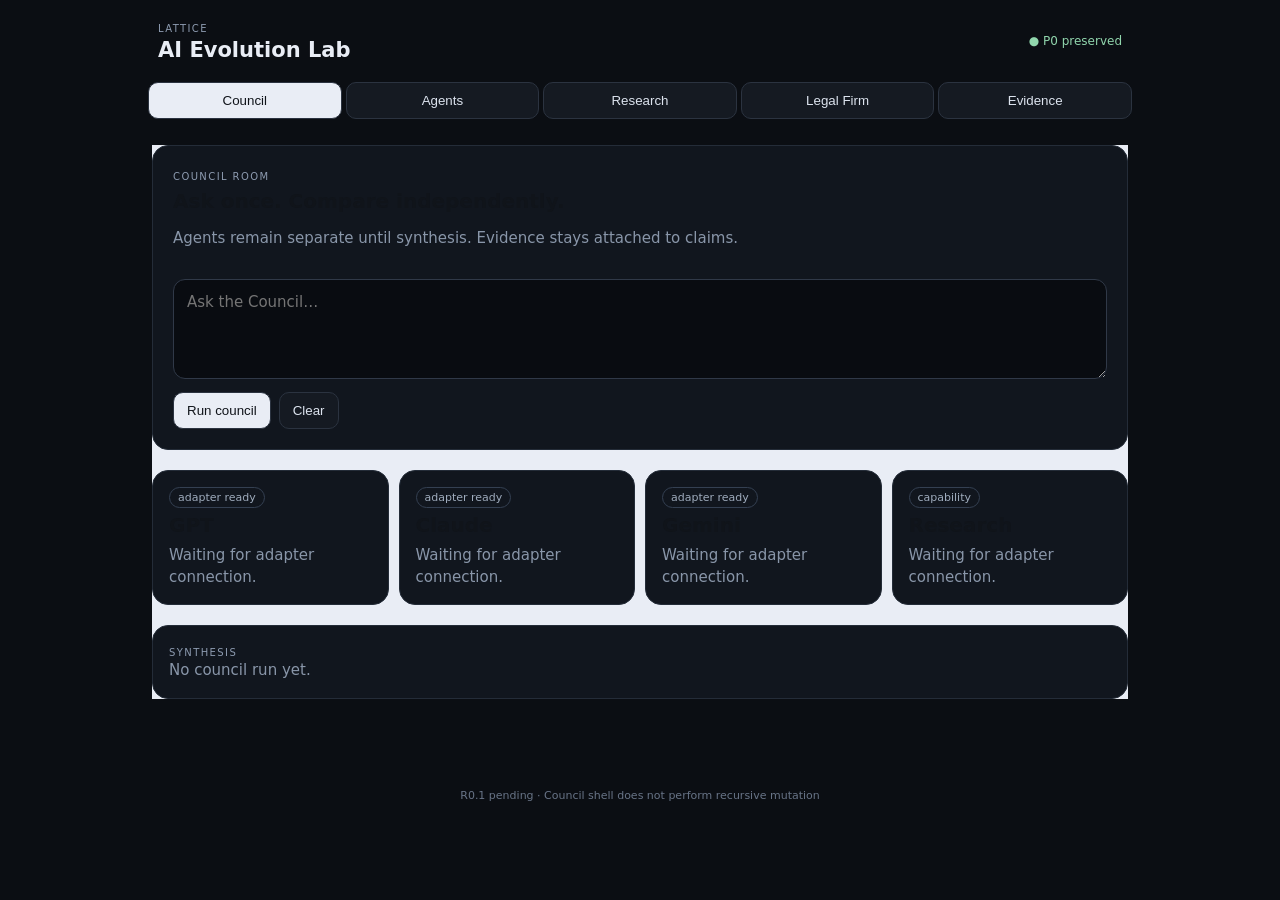
<file: index.html>
<!doctype html>
<html lang="en"><head><meta charset="utf-8"><meta name="viewport" content="width=device-width,initial-scale=1,viewport-fit=cover"><title>Lattice AI Evolution</title><link rel="stylesheet" href="app.css"></head>
<body><header><div><small>LATTICE</small><h1>AI Evolution Lab</h1></div><span class="status">● P0 preserved</span></header>
<nav><button class="active" data-view="council">Council</button><button data-view="agents">Agents</button><button data-view="research">Research</button><button data-view="legal">Legal Firm</button><button data-view="evidence">Evidence</button></nav>
<main>
<section id="council" class="view active"><div class="card hero"><div><small>COUNCIL ROOM</small><h2>Ask once. Compare independently.</h2><p>Agents remain separate until synthesis. Evidence stays attached to claims.</p></div><textarea id="task" placeholder="Ask the Council…"></textarea><div class="row"><button class="primary" id="run">Run council</button><button id="clear">Clear</button></div></div><div class="agent-grid" id="councilAgents"></div><div class="card"><small>SYNTHESIS</small><div id="synthesis" class="muted">No council run yet.</div></div></section>
<section id="agents" class="view"><div class="card"><small>AGENT REGISTRY</small><h2>Pluggable providers</h2><div id="registry"></div><button class="primary" id="addAgent">+ Agent adapter</button><p class="note">Adapters are interface placeholders only. Provider credentials never belong in this static client.</p></div></section>
<section id="research" class="view"><div class="card"><small>AUTO RESEARCH</small><h2>Research as a reusable capability</h2><p>Designed to feed any future self-improvement framework through a normalized evidence envelope.</p><div class="pipeline">Question → Research Agent → Sources → Evidence → Trackinizer</div><button id="researchRun">Create research job</button><div id="researchLog" class="muted"></div></div></section>
<section id="legal" class="view"><div class="card hero"><small>LEGAL COUNCIL</small><h2>AI-Native Legal Firm</h2><p>Specialist Council workspace hosted here while the canonical legal protocols remain in <code>mardukasoka/lq-ai</code>.</p><div class="pipeline">Matter → Front of House → Jurisdiction / Conflicts / Confidentiality → Specialist Practice → Research → Adversarial Review → Evidence Verification → Authority Gate</div><div class="agent-grid"><div class="card agent"><small>INTAKE</small><h2>General Counsel</h2><div class="muted">Front-of-house triage, routing and escalation.</div></div><div class="card agent"><small>PRACTICE</small><h2>Specialists</h2><div class="muted">Commercial · IP/Data · AI Regulation · Employment · Disputes</div></div><div class="card agent"><small>CONTROL</small><h2>Legal Operations</h2><div class="muted">Citation verification, provenance, authority and human escalation.</div></div></div><div class="row"><button class="primary" id="legalOpen">Open Legal Firm</button><button id="legalMatter">New matter</button></div><p class="note">Legal research and operations system — not a substitute for qualified human legal counsel.</p></div></section><section id="evidence" class="view"><div class="card"><small>PROVENANCE</small><h2>Validated baseline</h2><div class="kv"><b>Fractal</b><code>1f797f2…</code><b>Sagent</b><code>e31c6cc…</code><b>Trackinizer</b><code>7a877b7…</code></div><p class="note">execution ≠ evidence ≠ evaluation ≠ decision ≠ mutation</p></div><div class="card"><small>EVENT STREAM</small><div id="events"></div></div></section>
</main><footer>R0.1 pending · Council shell does not perform recursive mutation</footer><script src="app.js"></script></body></html>
</file>
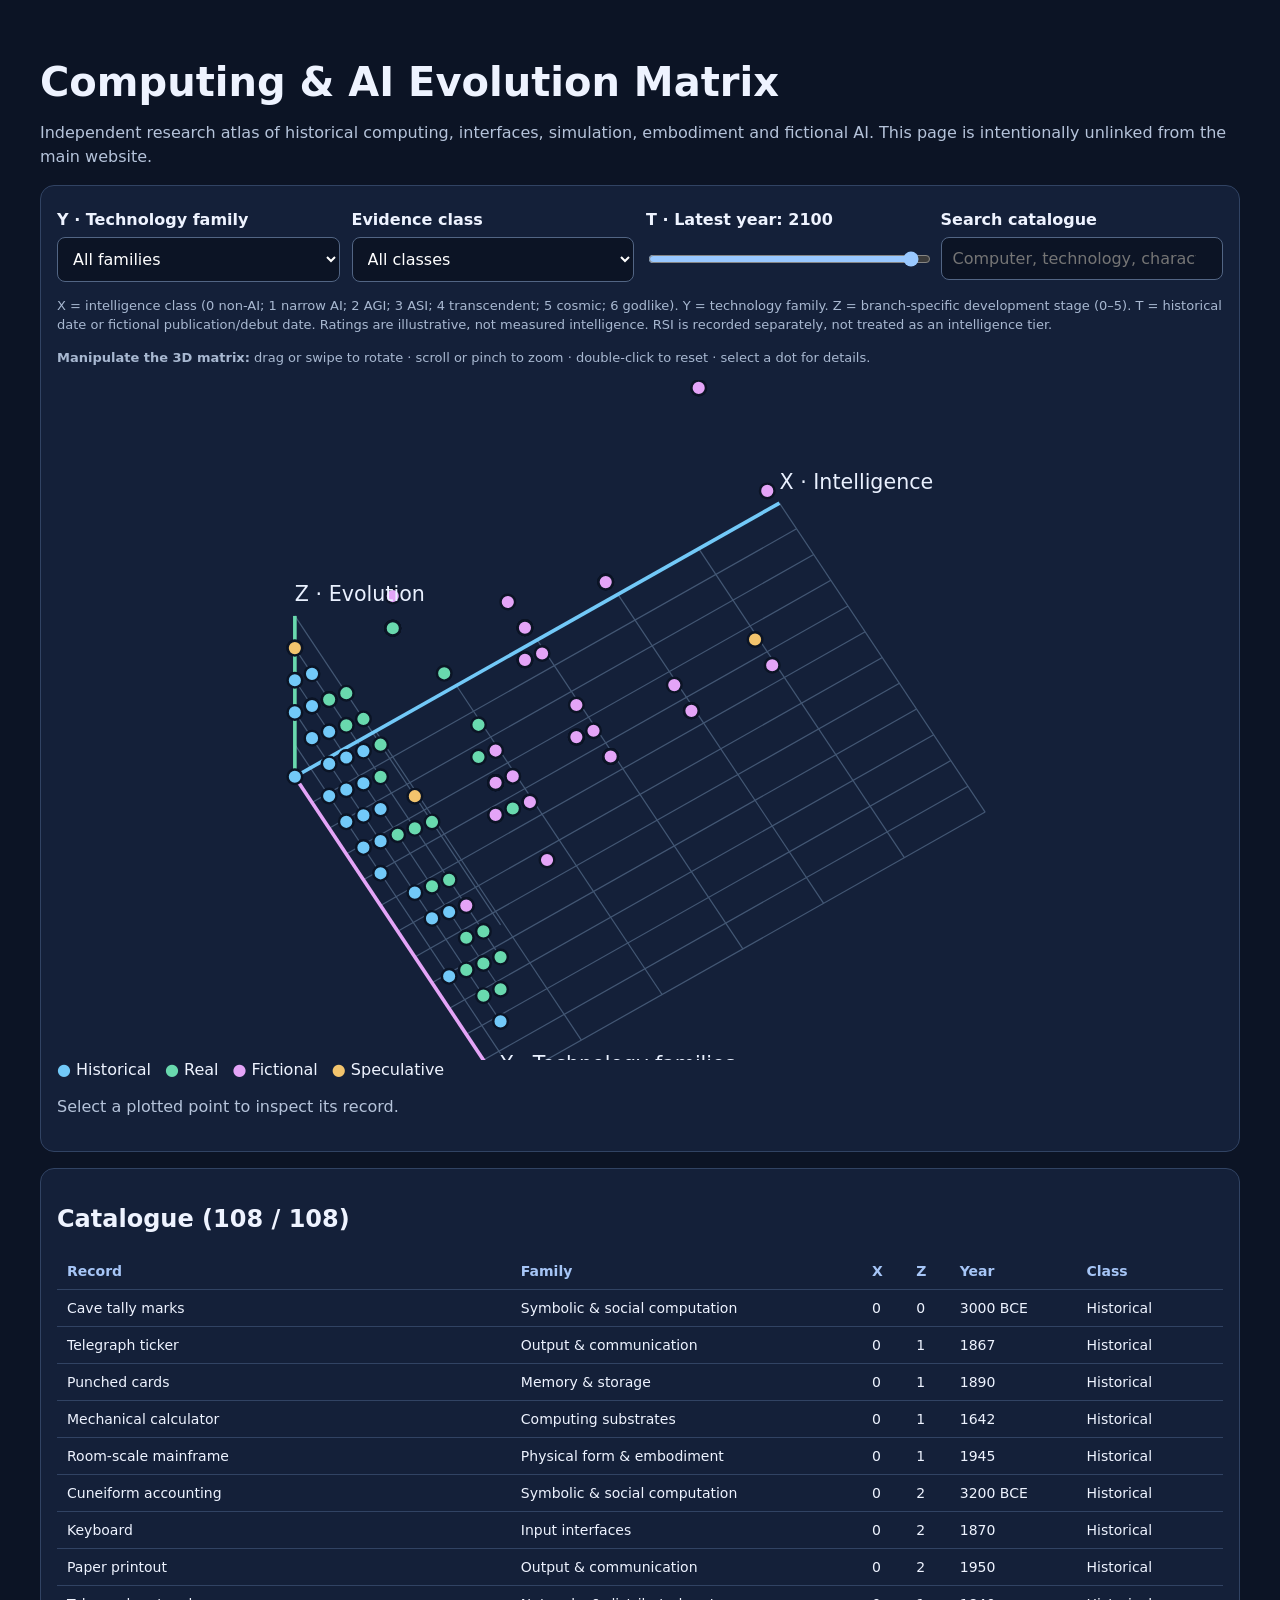
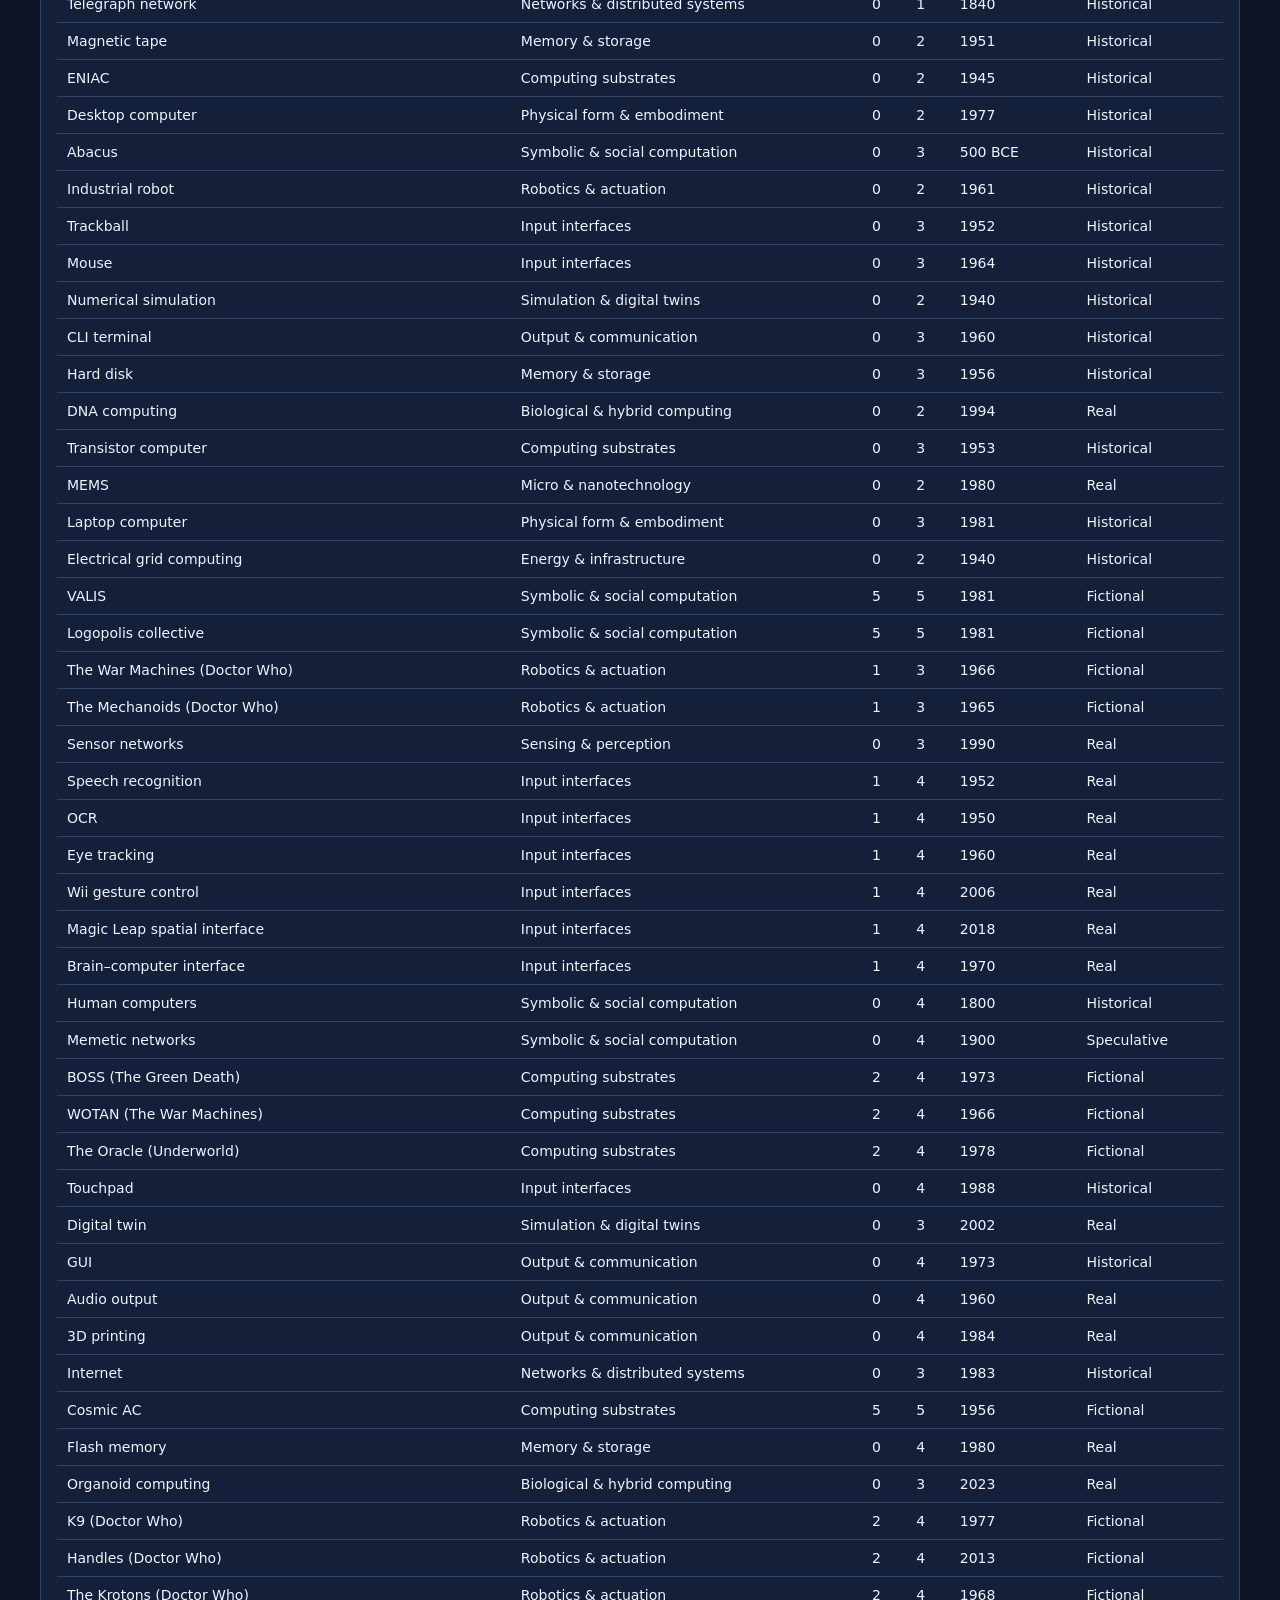
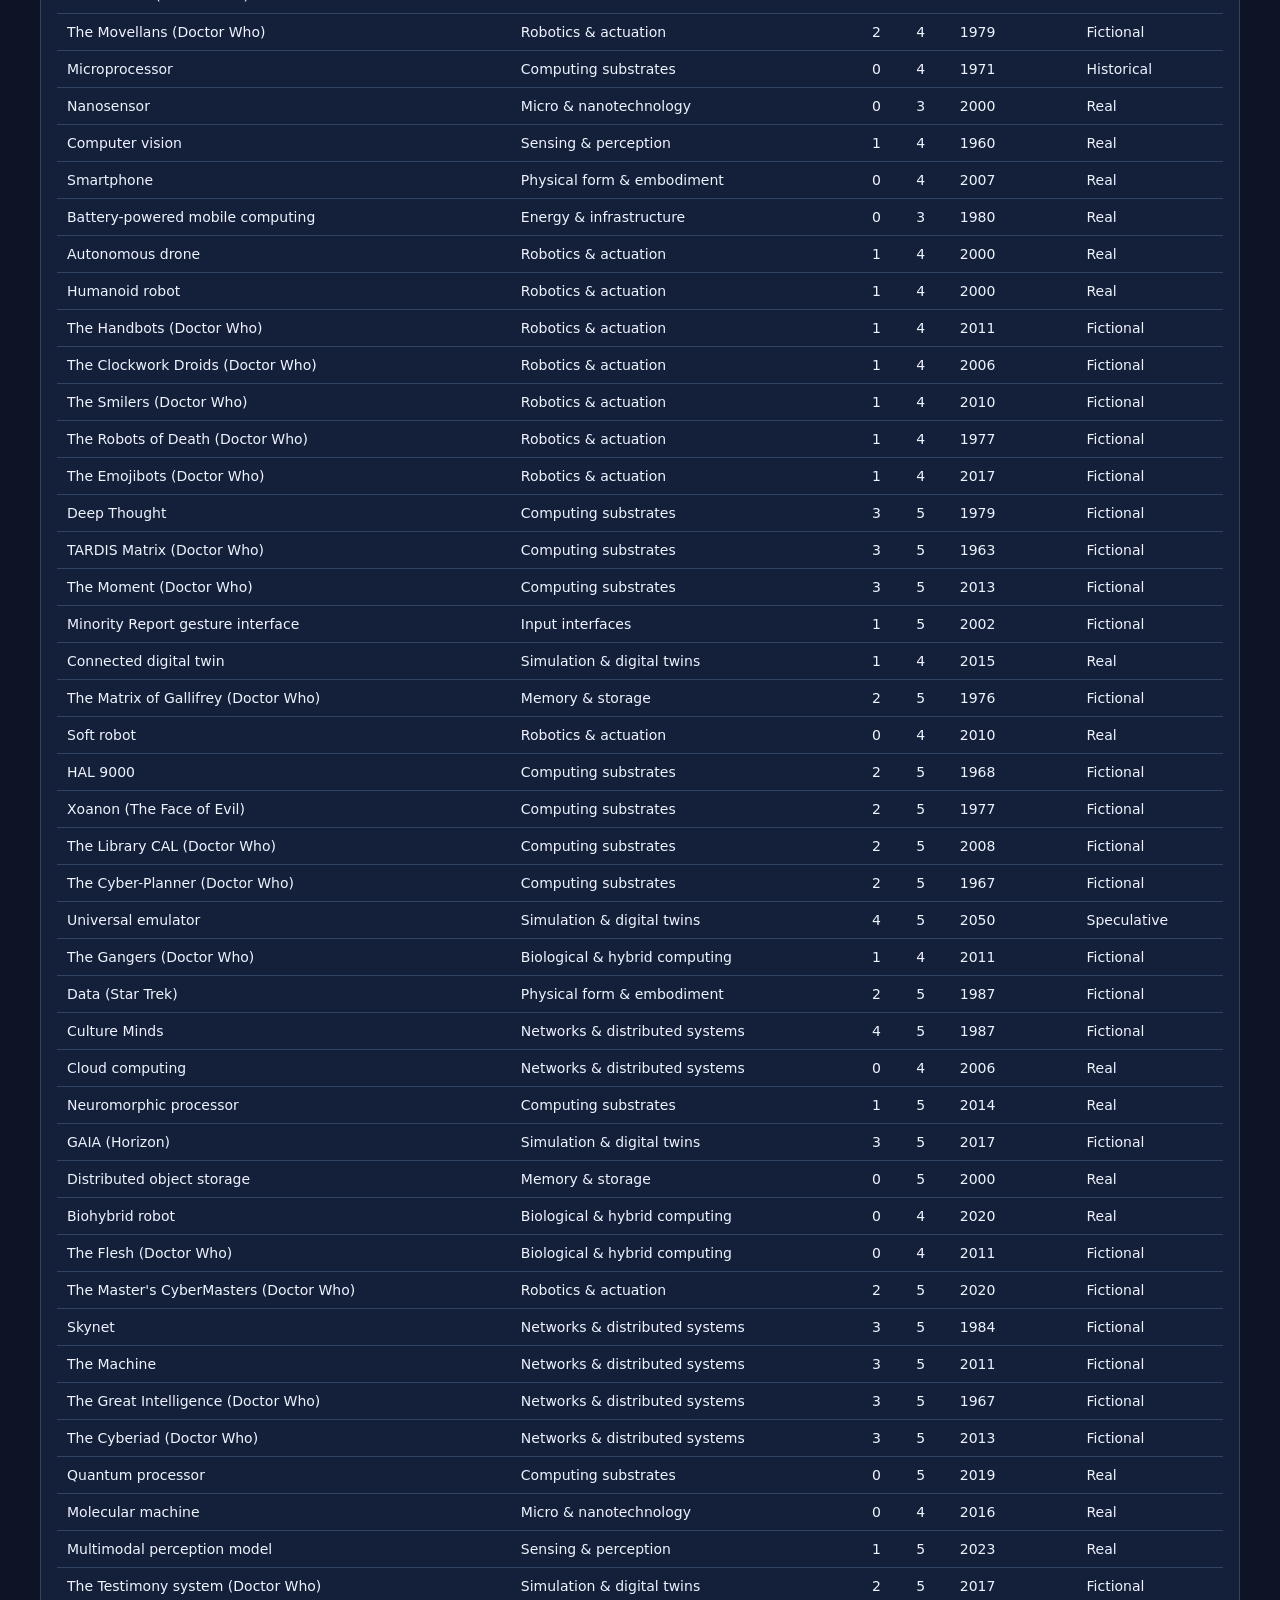
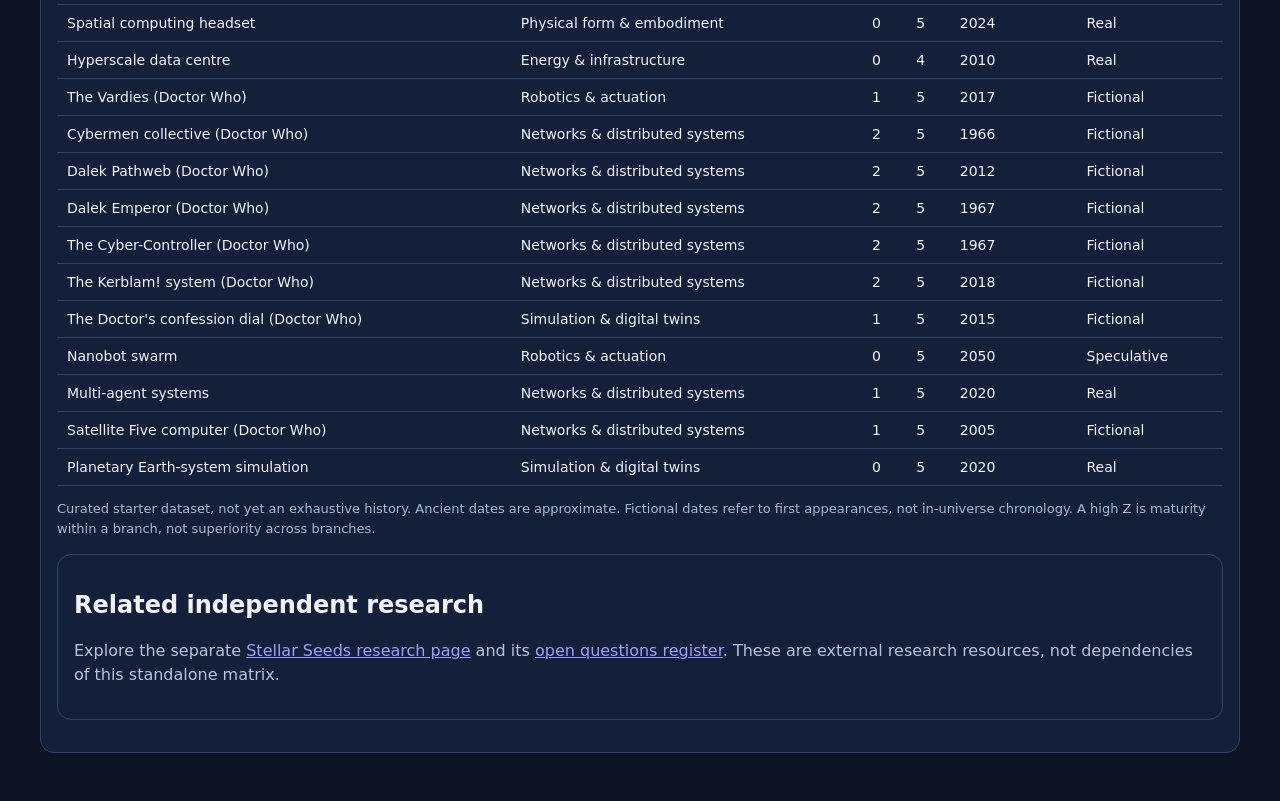
<file: standalone/computing-ai-evolution/index.html>
<!doctype html>
<html lang="en"><head><meta charset="utf-8"><meta name="viewport" content="width=device-width,initial-scale=1">
<meta name="robots" content="noindex,nofollow"><title>Computing & AI Evolution Matrix</title>
<style>
:root{color-scheme:dark;font-family:system-ui,sans-serif;background:#0c1425;color:#eef3ff}*{box-sizing:border-box}body{margin:0;padding:clamp(12px,3vw,32px)}main{max-width:1200px;margin:auto}h1{font-size:clamp(24px,4vw,40px);margin-bottom:6px}p{color:#b5c3da;line-height:1.5}section{background:#142039;border:1px solid #314363;border-radius:14px;padding:16px;margin:16px 0}label{display:block;font-weight:600;margin:8px 0}select,input{width:100%;padding:11px;border:1px solid #526584;border-radius:8px;background:#0c1425;color:#fff;font:inherit}.controls{display:grid;grid-template-columns:repeat(auto-fit,minmax(180px,1fr));gap:12px}.chart{width:100%;height:auto;min-height:280px;display:block;cursor:grab;user-select:none}table{width:100%;border-collapse:collapse}th,td{text-align:left;border-bottom:1px solid #314363;padding:10px;font-size:14px}th{color:#a6c5f6}.scroll{overflow-x:auto}button{cursor:pointer;background:#203b65;color:#fff;border:1px solid #6288c0;border-radius:8px;padding:7px 10px}button:focus-visible{outline:3px solid #f3c86c}.muted{font-size:13px;color:#a8b8d1}.legend{display:flex;gap:14px;flex-wrap:wrap}.legend span:before{content:'● ';color:var(--c)}
</style></head><body><main><header><h1>Computing & AI Evolution Matrix</h1><p>Independent research atlas of historical computing, interfaces, simulation, embodiment and fictional AI. This page is intentionally unlinked from the main website.</p></header>
<section><div class="controls"><div><label for="family">Y · Technology family</label><select id="family"><option value="all">All families</option></select></div><div><label for="kind">Evidence class</label><select id="kind"><option value="all">All classes</option><option>Historical</option><option>Real</option><option>Fictional</option><option>Speculative</option></select></div><div><label for="time">T · Latest year: <output id="year">2100</output></label><input id="time" type="range" min="-3500" max="2100" step="10" value="2100"></div><div><label for="search">Search catalogue</label><input id="search" type="search" placeholder="Computer, technology, character…"></div></div>
<p class="muted">X = intelligence class (0 non-AI; 1 narrow AI; 2 AGI; 3 ASI; 4 transcendent; 5 cosmic; 6 godlike). Y = technology family. Z = branch-specific development stage (0–5). T = historical date or fictional publication/debut date. Ratings are illustrative, not measured intelligence. RSI is recorded separately, not treated as an intelligence tier.</p>
<p class="muted"><strong>Manipulate the 3D matrix:</strong> drag or swipe to rotate · scroll or pinch to zoom · double-click to reset · select a dot for details.</p><svg class="chart" id="chart" viewBox="0 0 960 560" role="img" aria-label="Projected three-dimensional scatter plot of intelligence, technology families and technological maturity"><g id="grid"></g><g id="dots"></g><g id="labels"></g></svg>
<div class="legend"><span style="--c:#72c9f8">Historical</span><span style="--c:#69d9ae">Real</span><span style="--c:#e4a4f7">Fictional</span><span style="--c:#f3c46d">Speculative</span></div><p id="detail" aria-live="polite">Select a plotted point to inspect its record.</p></section>
<section><h2>Catalogue <span id="count"></span></h2><div class="scroll"><table><thead><tr><th>Record</th><th>Family</th><th>X</th><th>Z</th><th>Year</th><th>Class</th></tr></thead><tbody id="rows"></tbody></table></div><p class="muted">Curated starter dataset, not yet an exhaustive history. Ancient dates are approximate. Fictional dates refer to first appearances, not in-universe chronology. A high Z is maturity within a branch, not superiority across branches.</p><section aria-labelledby="related-research"><h2 id="related-research">Related independent research</h2><p>Explore the separate <a href="https://mardukasoka.github.io/universe/docs/research/stellar-seeds.html" rel="noopener noreferrer">Stellar Seeds research page</a> and its <a href="https://github.com/mardukasoka/universe/blob/main/docs/research/stellar-seeds-open-questions.gmi" rel="noopener noreferrer">open questions register</a>. These are external research resources, not dependencies of this standalone matrix.</p></section></main>
<script>
const families=['Symbolic & social computation','Input interfaces','Output & communication','Memory & storage','Computing substrates','Physical form & embodiment','Sensing & perception','Robotics & actuation','Simulation & digital twins','Networks & distributed systems','Biological & hybrid computing','Micro & nanotechnology','Energy & infrastructure'];
const records=[
['Cave tally marks',0,0,0,-3000,'Historical'],['Cuneiform accounting',0,0,2,-3200,'Historical'],['Abacus',0,0,3,-500,'Historical'],['Human computers',0,0,4,1800,'Historical'],['Memetic networks',0,0,4,1900,'Speculative'],
['Keyboard',1,0,2,1870,'Historical'],['Trackball',1,0,3,1952,'Historical'],['Mouse',1,0,3,1964,'Historical'],['Touchpad',1,0,4,1988,'Historical'],['Speech recognition',1,1,4,1952,'Real'],['OCR',1,1,4,1950,'Real'],['Eye tracking',1,1,4,1960,'Real'],['Wii gesture control',1,1,4,2006,'Real'],['Magic Leap spatial interface',1,1,4,2018,'Real'],['Brain–computer interface',1,1,4,1970,'Real'],['Minority Report gesture interface',1,1,5,2002,'Fictional'],
['Telegraph ticker',2,0,1,1867,'Historical'],['Paper printout',2,0,2,1950,'Historical'],['CLI terminal',2,0,3,1960,'Historical'],['GUI',2,0,4,1973,'Historical'],['Audio output',2,0,4,1960,'Real'],['3D printing',2,0,4,1984,'Real'],
['Punched cards',3,0,1,1890,'Historical'],['Magnetic tape',3,0,2,1951,'Historical'],['Hard disk',3,0,3,1956,'Historical'],['Flash memory',3,0,4,1980,'Real'],['Distributed object storage',3,0,5,2000,'Real'],
['Mechanical calculator',4,0,1,1642,'Historical'],['ENIAC',4,0,2,1945,'Historical'],['Transistor computer',4,0,3,1953,'Historical'],['Microprocessor',4,0,4,1971,'Historical'],['Neuromorphic processor',4,1,5,2014,'Real'],['Quantum processor',4,0,5,2019,'Real'],
['Room-scale mainframe',5,0,1,1945,'Historical'],['Desktop computer',5,0,2,1977,'Historical'],['Laptop computer',5,0,3,1981,'Historical'],['Smartphone',5,0,4,2007,'Real'],['Spatial computing headset',5,0,5,2024,'Real'],
['Sensor networks',6,0,3,1990,'Real'],['Computer vision',6,1,4,1960,'Real'],['Multimodal perception model',6,1,5,2023,'Real'],
['Industrial robot',7,0,2,1961,'Historical'],['Autonomous drone',7,1,4,2000,'Real'],['Soft robot',7,0,4,2010,'Real'],['Humanoid robot',7,1,4,2000,'Real'],['Nanobot swarm',7,0,5,2050,'Speculative'],
['Numerical simulation',8,0,2,1940,'Historical'],['Digital twin',8,0,3,2002,'Real'],['Connected digital twin',8,1,4,2015,'Real'],['Planetary Earth-system simulation',8,0,5,2020,'Real'],['Universal emulator',8,4,5,2050,'Speculative'],
['Telegraph network',9,0,1,1840,'Historical'],['Internet',9,0,3,1983,'Historical'],['Cloud computing',9,0,4,2006,'Real'],['Multi-agent systems',9,1,5,2020,'Real'],
['DNA computing',10,0,2,1994,'Real'],['Organoid computing',10,0,3,2023,'Real'],['Biohybrid robot',10,0,4,2020,'Real'],
['MEMS',11,0,2,1980,'Real'],['Nanosensor',11,0,3,2000,'Real'],['Molecular machine',11,0,4,2016,'Real'],
['Electrical grid computing',12,0,2,1940,'Historical'],['Battery-powered mobile computing',12,0,3,1980,'Real'],['Hyperscale data centre',12,0,4,2010,'Real'],
['HAL 9000',4,2,5,1968,'Fictional'],['Data (Star Trek)',5,2,5,1987,'Fictional'],['Skynet',9,3,5,1984,'Fictional'],['The Machine',9,3,5,2011,'Fictional'],['GAIA (Horizon)',8,3,5,2017,'Fictional'],['Deep Thought',4,3,5,1979,'Fictional'],['Culture Minds',9,4,5,1987,'Fictional'],['VALIS',0,5,5,1981,'Fictional'],['Logopolis collective',0,5,5,1981,'Fictional'],['Cosmic AC',4,5,5,1956,'Fictional'],
["K9 (Doctor Who)",7,2,4,1977,'Fictional'],
["TARDIS Matrix (Doctor Who)",4,3,5,1963,'Fictional'],
["Xoanon (The Face of Evil)",4,2,5,1977,'Fictional'],
["BOSS (The Green Death)",4,2,4,1973,'Fictional'],
["WOTAN (The War Machines)",4,2,4,1966,'Fictional'],
["The Great Intelligence (Doctor Who)",9,3,5,1967,'Fictional'],
["Cybermen collective (Doctor Who)",9,2,5,1966,'Fictional'],
["Dalek Pathweb (Doctor Who)",9,2,5,2012,'Fictional'],
["Dalek Emperor (Doctor Who)",9,2,5,1967,'Fictional'],
["The Oracle (Underworld)",4,2,4,1978,'Fictional'],
["The Library CAL (Doctor Who)",4,2,5,2008,'Fictional'],
["Satellite Five computer (Doctor Who)",9,1,5,2005,'Fictional'],
["The Cyber-Controller (Doctor Who)",9,2,5,1967,'Fictional'],
["The Cyber-Planner (Doctor Who)",4,2,5,1967,'Fictional'],
["Handles (Doctor Who)",7,2,4,2013,'Fictional'],
["The Handbots (Doctor Who)",7,1,4,2011,'Fictional'],
["The Clockwork Droids (Doctor Who)",7,1,4,2006,'Fictional'],
["The Smilers (Doctor Who)",7,1,4,2010,'Fictional'],
["The Krotons (Doctor Who)",7,2,4,1968,'Fictional'],
["The Robots of Death (Doctor Who)",7,1,4,1977,'Fictional'],
["The War Machines (Doctor Who)",7,1,3,1966,'Fictional'],
["The Mechanoids (Doctor Who)",7,1,3,1965,'Fictional'],
["The Movellans (Doctor Who)",7,2,4,1979,'Fictional'],
["The Cyberiad (Doctor Who)",9,3,5,2013,'Fictional'],
["The Moment (Doctor Who)",4,3,5,2013,'Fictional'],
["The Doctor's confession dial (Doctor Who)",8,1,5,2015,'Fictional'],
["The Testimony system (Doctor Who)",8,2,5,2017,'Fictional'],
["The Gangers (Doctor Who)",10,1,4,2011,'Fictional'],
["The Flesh (Doctor Who)",10,0,4,2011,'Fictional'],
["The Vardies (Doctor Who)",7,1,5,2017,'Fictional'],
["The Emojibots (Doctor Who)",7,1,4,2017,'Fictional'],
["The Kerblam! system (Doctor Who)",9,2,5,2018,'Fictional'],
["The Matrix of Gallifrey (Doctor Who)",3,2,5,1976,'Fictional'],
["The Master's CyberMasters (Doctor Who)",7,2,5,2020,'Fictional']
];
const colors={Historical:'#72c9f8',Real:'#69d9ae',Fictional:'#e4a4f7',Speculative:'#f3c46d'};
const fam=document.querySelector('#family'),kind=document.querySelector('#kind'),time=document.querySelector('#time'),search=document.querySelector('#search'),grid=document.querySelector('#grid'),dots=document.querySelector('#dots'),labels=document.querySelector('#labels'),rows=document.querySelector('#rows'),detail=document.querySelector('#detail');
families.forEach((v,i)=>fam.add(new Option(v,String(i))));
let yaw=-0.55,pitch=0.40,zoom=1,dragging=false,lastX=0,lastY=0;
const chart=document.querySelector('#chart');
chart.style.touchAction='none';
function project(x,y,z){
 const xx=(x-3)*78, yy=(y-6)*27, zz=(z-2.5)*68;
 const a=xx*Math.cos(yaw)-yy*Math.sin(yaw), b=xx*Math.sin(yaw)+yy*Math.cos(yaw);
 const v=b*Math.cos(pitch)-zz*Math.sin(pitch), w=b*Math.sin(pitch)+zz*Math.cos(pitch);
 return [480+a*zoom,275+v*zoom,w];
}
chart.addEventListener('pointerdown',e=>{dragging=true;lastX=e.clientX;lastY=e.clientY;chart.setPointerCapture(e.pointerId)});
chart.addEventListener('pointermove',e=>{if(!dragging)return;yaw+=(e.clientX-lastX)*0.008;pitch=Math.max(-1.5,Math.min(1.5,pitch+(e.clientY-lastY)*0.008));lastX=e.clientX;lastY=e.clientY;draw()});
chart.addEventListener('pointerup',()=>dragging=false);
chart.addEventListener('pointercancel',()=>dragging=false);
chart.addEventListener('wheel',e=>{e.preventDefault();zoom=Math.max(.45,Math.min(2.4,zoom*(e.deltaY>0?.9:1.1)));draw()},{passive:false});
chart.addEventListener('dblclick',()=>{yaw=-.55;pitch=.4;zoom=1;draw()});
let pinch=null;
chart.addEventListener('touchmove',e=>{if(e.touches.length===2){const d=Math.hypot(e.touches[0].clientX-e.touches[1].clientX,e.touches[0].clientY-e.touches[1].clientY);if(pinch)zoom=Math.max(.45,Math.min(2.4,zoom*d/pinch));pinch=d;draw()}},{passive:true});
chart.addEventListener('touchend',()=>pinch=null);
function el(tag,attrs,txt){const n=document.createElementNS('http://www.w3.org/2000/svg',tag);Object.entries(attrs).forEach(([k,v])=>n.setAttribute(k,v));if(txt)n.textContent=txt;return n}
function line(a,b,color='#435774',width=1){grid.append(el('line',{x1:a[0],y1:a[1],x2:b[0],y2:b[1],stroke:color,'stroke-width':width}))}
function drawAxes(){grid.replaceChildren();labels.replaceChildren();
for(let x=0;x<=6;x++)line(project(x,0,0),project(x,12,0));
for(let y=0;y<=12;y++)line(project(0,y,0),project(6,y,0));
for(let z=0;z<=5;z++)line(project(0,0,z),project(0,12,z));
line(project(0,0,0),project(6,0,0),'#72c9f8',3);line(project(0,0,0),project(0,12,0),'#e4a4f7',3);line(project(0,0,0),project(0,0,5),'#69d9ae',3);
[['X · Intelligence',project(6,0,0)],['Y · Technology families',project(0,12,0)],['Z · Evolution',project(0,0,5)]].forEach(([t,p])=>labels.append(el('text',{x:p[0],y:p[1]-12,fill:'#eaf1ff','font-size':17},t)));
}
function draw(){drawAxes();const max=+time.value;document.querySelector('#year').textContent=max<0?Math.abs(max)+' BCE':max;dots.replaceChildren();rows.replaceChildren();const q=search.value.toLowerCase();const filtered=records.filter(r=>(fam.value==='all'||+fam.value===r[1])&&(kind.value==='all'||kind.value===r[5])&&r[4]<=max&&(r[0]+' '+families[r[1]]).toLowerCase().includes(q));document.querySelector('#count').textContent='('+filtered.length+' / '+records.length+')';filtered.sort((a,b)=>project(a[2],a[1],a[3])[2]-project(b[2],b[1],b[3])[2]).forEach(r=>{const [name,y,x,z,year,type]=r;const [cx,cy]=project(x,y,z);const c=el('circle',{cx,cy,r:6,fill:colors[type],stroke:'#0b1425','stroke-width':2,tabindex:0,role:'button','aria-label':name});const show=()=>detail.textContent=name+' · '+families[y]+' · X '+x+' · Z '+z+' · '+(year<0?Math.abs(year)+' BCE':year)+' · '+type;c.addEventListener('click',show);c.addEventListener('keydown',e=>{if(e.key==='Enter'||e.key===' '){e.preventDefault();show()}});c.append(el('title',{},name));dots.append(c);const tr=document.createElement('tr');[name,families[y],x,z,year<0?Math.abs(year)+' BCE':year,type].forEach(v=>{const td=document.createElement('td');td.textContent=v;tr.append(td)});rows.append(tr)})}
[fam,kind,time,search].forEach(e=>e.addEventListener('input',draw));draw();
</script></body></html>
</file>
<file: app.css>
*{box-sizing:border-box}body{margin:0;background:#0b0e13;color:#e9edf5;font:15px system-ui,-apple-system,sans-serif}header{display:flex;justify-content:space-between;align-items:center;padding:18px 18px 10px;max-width:1000px;margin:auto}h1{font-size:21px;margin:2px 0}h2{margin:5px 0 8px;font-size:20px}small{letter-spacing:.14em;color:#8d9bb0;font-size:10px}.status{font-size:12px;color:#91d6ad}nav{position:sticky;top:0;z-index:2;display:flex;gap:4px;padding:8px;max-width:1000px;margin:auto;background:#0b0e13}button{border:1px solid #2b3340;background:#151a22;color:#dce3ee;border-radius:10px;padding:10px 13px}nav button{flex:1}.active,.primary{background:#e9edf5;color:#10141a}main{max-width:1000px;margin:auto;padding:8px 12px 60px}.view{display:none}.view.active{display:block}.card{background:#11161e;border:1px solid #242c38;border-radius:16px;padding:16px;margin:10px 0}.hero{padding:20px}.hero p,.note,.muted{color:#8996a9;line-height:1.45}textarea{width:100%;min-height:100px;margin:14px 0 9px;background:#090c11;border:1px solid #303948;border-radius:12px;color:#fff;padding:13px;font:inherit;resize:vertical}.row{display:flex;gap:8px}.agent-grid{display:grid;grid-template-columns:repeat(auto-fit,minmax(210px,1fr));gap:10px}.agent{min-height:130px}.badge{display:inline-block;border:1px solid #344052;border-radius:20px;padding:3px 8px;font-size:11px;color:#9facbd}.pipeline{padding:18px 10px;margin:14px 0;background:#090c11;border-radius:10px;overflow:auto;white-space:nowrap;color:#c7d2e2}.kv{display:grid;grid-template-columns:auto 1fr;gap:10px;margin-top:15px}code{color:#9fc4ff;overflow:hidden;text-overflow:ellipsis}.registry-row{display:flex;align-items:center;justify-content:space-between;padding:13px 0;border-bottom:1px solid #242c38}.dot{color:#697789}.event{border-left:2px solid #344052;padding:6px 10px;margin:8px 0;color:#b7c1cf}footer{text-align:center;color:#687487;padding:20px;font-size:11px}@media(max-width:500px){header{padding-top:max(15px,env(safe-area-inset-top))}.status{font-size:10px}.hero{padding:15px}nav{overflow:auto}nav button{padding:9px 6px;font-size:12px}}
</file>
